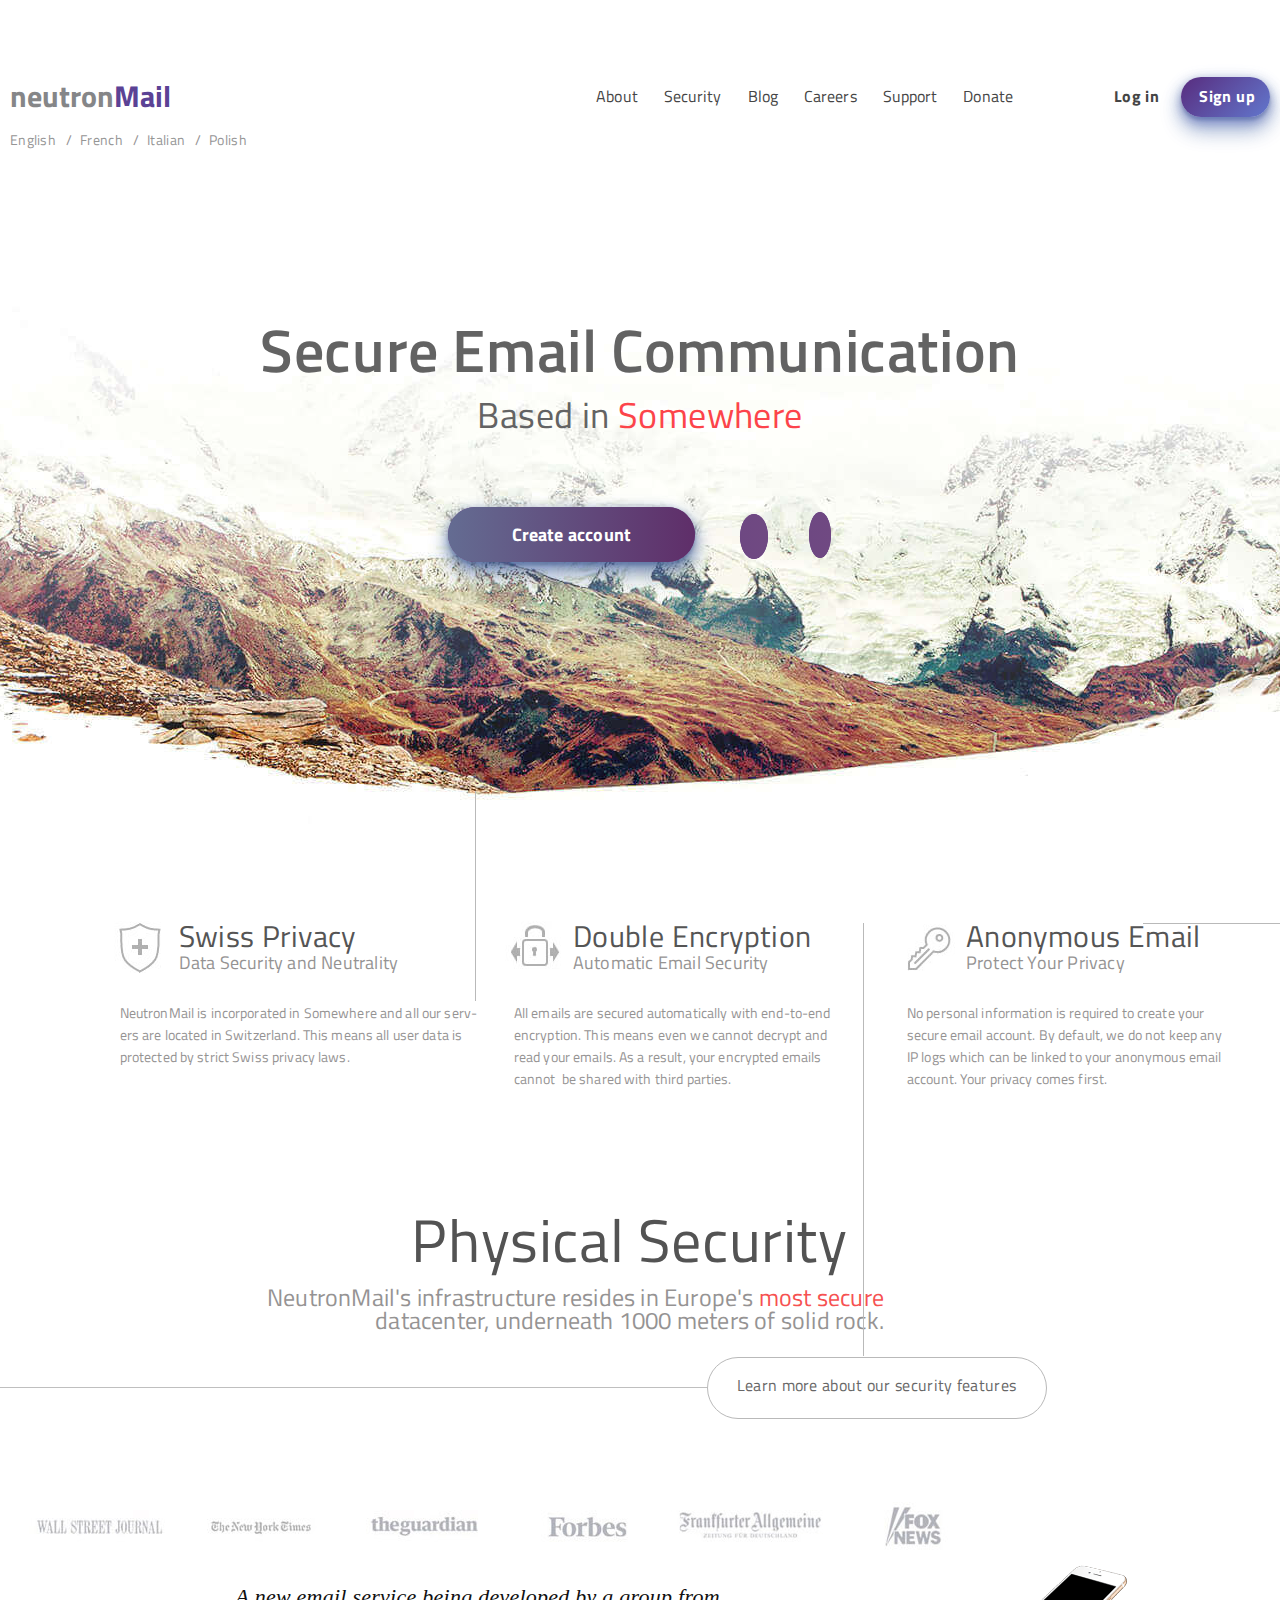
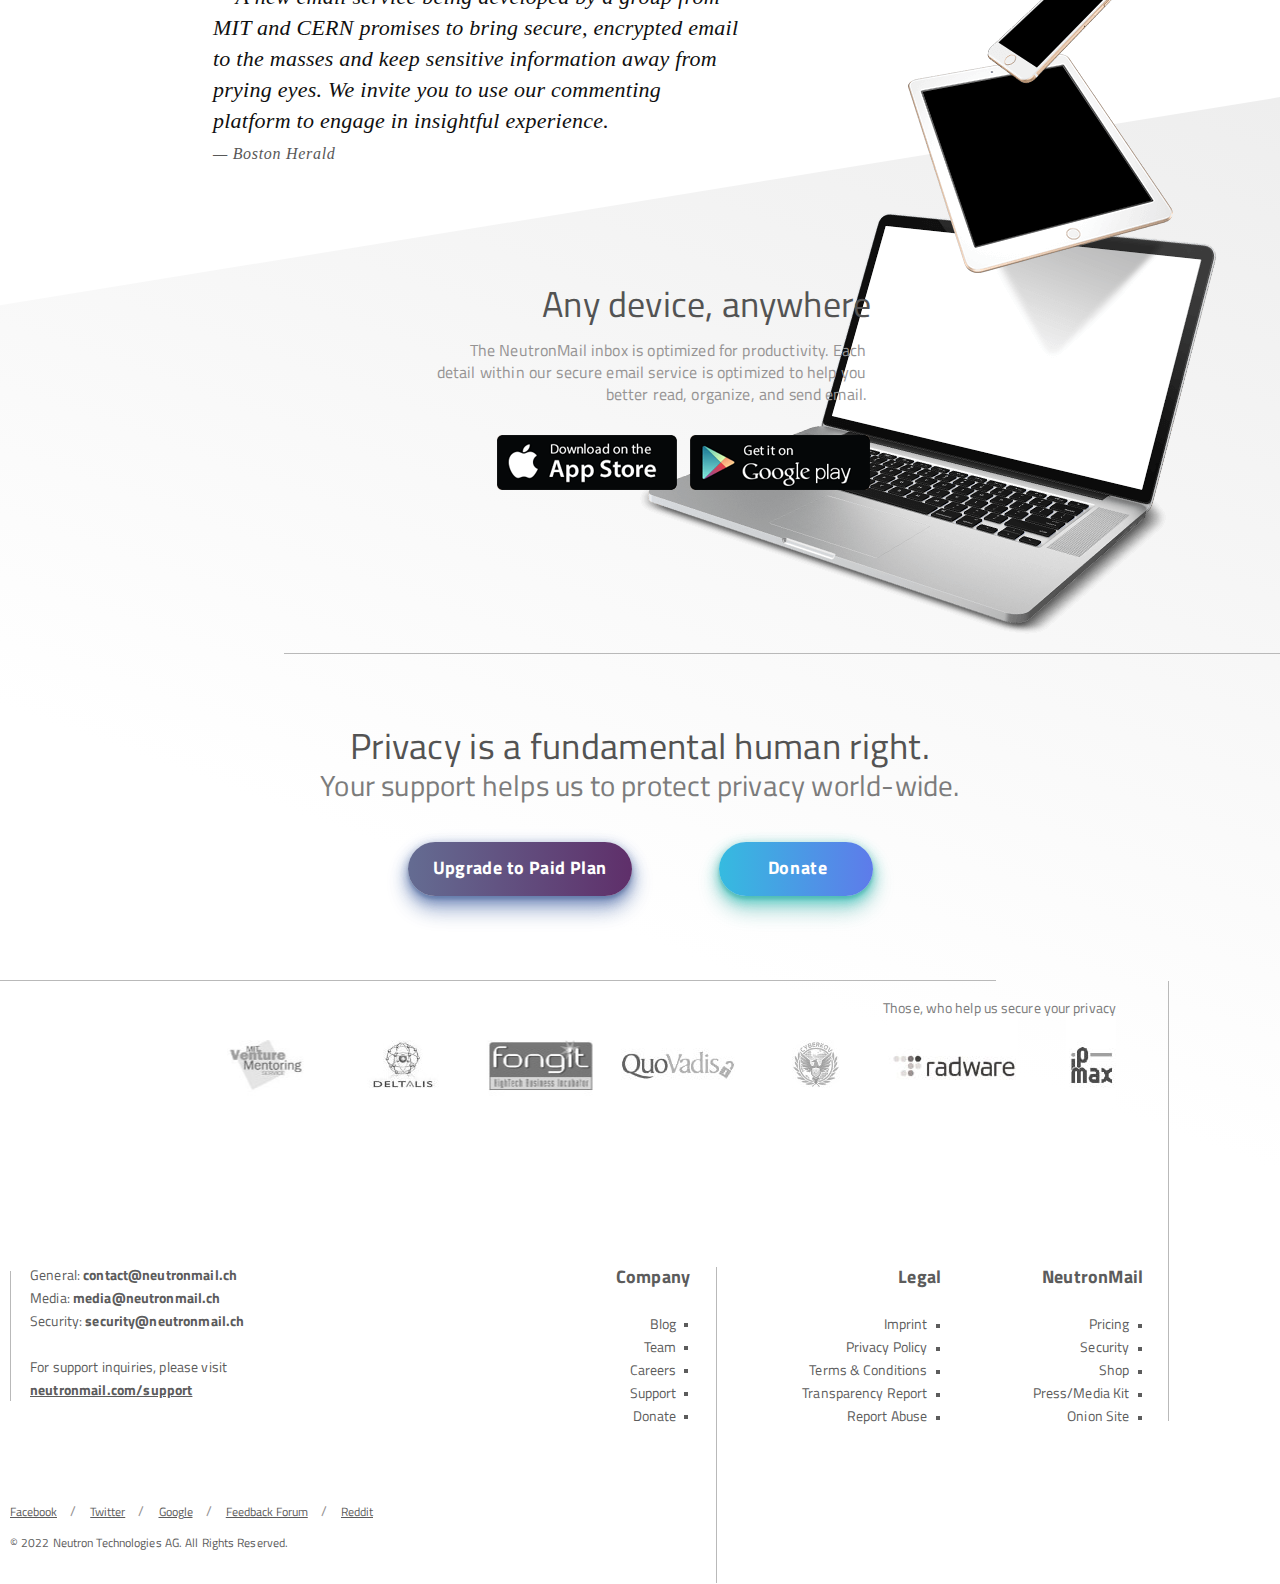
<file: landing_page/index.html>
<!DOCTYPE html>
<html lang="en">
  <head>
    <meta charset="UTF-8">
    <meta name="viewport" content="width=device-width,initial-scale=1">
    <meta name="format-detection" content="telephone=no">
    <link href="assets/css/style.css" rel="stylesheet">
    <link href="https://fonts.googleapis.com/css?family=Titillium+Web:400,600,700" rel="stylesheet">
    <link rel="stylesheet" href="https://use.fontawesome.com/releases/v5.8.1/css/all.css" integrity="sha384-50oBUHEmvpQ+1lW4y57PTFmhCaXp0ML5d60M1M7uH2+nqUivzIebhndOJK28anvf" crossorigin="anonymous">
    <link href="assets/css/normalize.css" rel="stylesheet">

    <title> neutronMail</title>
  </head>
  <body class="page">
    <header class="page-header container">
      <a href="#" class="page-header__logo">neutron<span>Mail</span></a>
      <nav class="main-nav main-nav--closed">
        <button class="main-nav__toggle" type="button"><span class="visually-hidden ">Open menu</span></button>
        <div class="main-nav__wrapper">
          <ul class="main-nav__list site-list">
            <li class="site-list__item">
              <a href="#" class="site-list__link">About</a>
            </li>
            <li class="site-list__item">
              <a href="#" class="site-list__link">Security </a>
            </li>
            <li class="site-list__item">
              <a href="#" class="site-list__link">Blog</a>
            </li>
            <li class="site-list__item">
              <a href="#" class="site-list__link">Careers</a>
            </li>
            <li class="site-list__item">
              <a href="#" class="site-list__link">Support</a>
            </li>
            <li class="site-list__item">
              <a href="#" class="site-list__link">Donate</a>
            </li>
          </ul>
          <ul class="main-nav__list user-list">
            <li class="user-list__item">
              <a href="#" class="user-list__link">
                <i class="fas fa-sign-in-alt"></i>&nbsp;
                Log in</a>
            </li>
            <li class="user-list__item">
              <a href="#" class="user-list__link button">
                <i class="fas fa-user-plus"></i>
                Sign up</a>
            </li>
          </ul>
        </div>
        <ul class="main-nav__list lang-list">
          <li class="lang-list__item">
            <a href="#" class="lang-list__link"> English</a>
          </li>
          <li class="lang-list__item">
            <a href="#" class="lang-list__link">French</a>
          </li>
          <li class="lang-list__item">
            <a href="#" class="lang-list__link">Italian</a>
          </li>
          <li class="lang-list__item">
            <a href="#" class="lang-list__link">Polish</a>
          </li>
        </ul>
      </nav>
    </header>
    <main class="page-main">
      <ul class="social__list">
        <li class="social__item">
          <a href="https://www.google.com/" class="social__link social__link--google">
            <i class="fab fa-google-plus-square"></i>
            <span class="visually-hidden">Google+</span>
          </a>
        </li>
        <li class="social__item">
          <a href="https://www.facebook.com/" class="social__link social__link--facebook">
            <i class="fab fa-facebook"></i>
            <span class="visually-hidden">Facebook</span>
          </a>
        </li>
        <li class="social__item">
          <a href="https://www.twitter.com/" class="social__link social__link--twitter">
            <i class="fab fa-twitter-square"></i>
            <span class="visually-hidden">Twitter</span>
          </a>
        </li>
      </ul>
      <div class="container">
        <h1 class="page-main__title">Secure Email Communication</h1>
        <p class="page-main__title-addition">Based in <span>Somewhere</span></p>
        <section class="account">
          <h2 class="visually-hidden">Account and social networks</h2>
          <ul class="account__list">
            <li class="account__item">
              <a href="#" class="account__create button">Create account</a>
            </li>
            <li class="account__item">
              <a href="https://www.apple.com/ru/app-store/" class="account__link account__link--app-store button">
                <i class="fab fa-apple"></i>
                <span class="visually-hidden">App Store</span>
              </a>
            </li>
            <li class="account__item">
              <a href="https://play.google.com/store/apps?hl=ru&gl=US" class="account__link account__link--google button">
                <i class="fab fa-google-play"></i>
                <span class="visually-hidden">Google Play</span>
              </a>
            </li>
          </ul>
        </section>
        <section class="advantages">
          <div class="advantages__wrapper slider">
            <h2 class="visually-hidden">Сompany advantages</h2>
            <ul class="advantages__list">
              <li class="advantages__item advantages__item--privacy slider__item">
                <h3 class="advantages__title">Swiss Privacy</h3>
                <p class="advantages__title-addition">Data Security and Neutrality</p>
                <p class="advantages__info">NeutronMail is incorporated in Somewhere and all our serv&shy;ers are located in Switzerland. This means all user data is protected by strict Swiss privacy laws.</p>
              </li>
              <li class="advantages__item advantages__item--encryption slider__item">
                <h3 class="advantages__title">Double Encryption</h3>
                <p class="advantages__title-addition">Automatic Email Security</p>
                <p class="advantages__info">All emails are secured automatically with end-to-end encryption. This means even we cannot decrypt and read your emails. As a result, your encrypted emails cannot&nbsp; be shared with third parties.</p>
              </li>
              <li class="advantages__item advantages__item--email slider__item">
                <h3 class="advantages__title">Anonymous Email</h3>
                <p class="advantages__title-addition">Protect Your Privacy</p>
                <p class="advantages__info">No personal information is required to create your secure email account. By default, we do not keep any IP logs which can be linked to your anonymous email account. Your privacy comes first.</p>
              </li>
            </ul>
          </div>
        </section>
        <section class="physical-security">
          <h3 class="physical-security__title">Physical Security</h3>
          <p class="physical-security__description">NeutronMail's infrastructure resides in Europe's <span>most secure</span> datacenter, underneath 1000 meters of solid rock.</p>
          <a href="#" class="physical-security__link button">Learn more about our security features</a>
        </section>
        <section class="magazines">
          <h3 class="visually-hidden">Press about us</h3>
          <ul class="magazines__list">
            <li class="magazines__item">
              <a href="#" class="magazines__link magazines__link--wallstreet">
                <span class="visually-hidden">Wall Street Journal</span>
              </a>
            </li>
            <li class="magazines__item">
              <a href="#" class="magazines__link magazines__link--nytimes">
                <span class="visually-hidden">The New York Times</span>
              </a>
            </li>
            <li class="magazines__item">
              <a href="#" class="magazines__link magazines__link--guardian">
                <span class="visually-hidden">The Guardian</span>
              </a>
            </li>
            <li class="magazines__item">
              <a href="#" class="magazines__link magazines__link--forbes">
                <span class="visually-hidden">Forbes</span>
              </a>
            </li>
            <li class="magazines__item">
              <a href="#" class="magazines__link magazines__link--allgemeine">
                <span class="visually-hidden">Frankfurter Allgemeine</span>
              </a>
            </li>
            <li class="magazines__item">
              <a href="#" class="magazines__link magazines__link--fox-news">
                <span class="visually-hidden">Fox News</span>
              </a>
            </li>
          </ul>
        </section>
        <div class="news">
          <h3 class="visually-hidden">News about security</h3>
          <p class="news__text">
            <span>
              &nbsp;&nbsp;&nbsp; A new email service being developed by a group from MIT and CERN promises to bring secure, encrypted email to the masses and keep sensitive information away from prying eyes. We invite you to use our commenting platform to engage in insightful experience.  
              <br>
              <cite class="news__author">— Boston Herald</cite>
            </span>
            <span>
              &nbsp;&nbsp;&nbsp; Oxygen gets you high. In a catastrophic emergency, we're taking giant, panicked breaths. Suddenly you become euphoric, docile. You accept your fate. It's all right here. Emergency water landing, six hundred miles an hour. Blank faces, calm as Hindu cows.
              <br>
              <cite class="news__author">— Tyler Durden</cite>
            </span>
            <span>
              &nbsp;&nbsp;&nbsp; You clearly don't know who you're talking to, so let me clue you in.<br>&nbsp;&nbsp;&nbsp; I am not in danger, Skyler. I am the danger. A guy opens his door and gets shot, and you think that of me? No! I am the one who knocks!
              <br>
              <cite class="news__author">— Walter White</cite>
            </span>
          </p>  
          <script src="index.js"></script>
        </div>

        <section class="any-devices">
          <h3 class="any-devices__title">Any device, anywhere</h3>
          <p class="any-devices__discription">The NeutronMail inbox is optimized for productivity. Each detail within our secure email service is optimized to help you better read, organize, and send email.</p>
          <ul class="shops-list">
            <li class="shops-list__item">
              <a href="https://www.apple.com/ru/app-store/" class="shops-list__link shops-list__link--app-store">
                <span class="visually-hidden">App Store</span>
              </a>
            </li>
            <li class="shops-list__item">
              <a href="https://play.google.com/store/apps?hl=ru&gl=US" class="shops-list__link shops-list__link--google-play">
                <span class="visually-hidden">Google Play</span>
              </a>
            </li>
          </ul>
        </section>
        <section class="partners">
          <h3 class="partners__title">Privacy is a fundamental human right.</h3>
          <p class="partners__description">Your support helps us to protect privacy world-wide.</p>
          <ul class="donate-list">
            <li class="donate-list__item">
              <a href="#" class="button donate-list__link">
                <i class="fas fa-cloud-upload-alt"></i>
                Upgrade to Paid Plan</a>
            </li>
            <li class="donate-list__item">
              <a href="#" class="button donate-list__link">
                <i class="fas fa-dollar-sign"></i>
                Donate</a>
            </li>
          </ul>
          <div class="contributors__wrapper">
            <p class="contributors__text">Those, who help us secure your privacy</p>
            <ul class="contributors__list">
              <li class="contributors__item">
                <a href="#" class="contributors__link contributors__link--venture-mentoring">
                  <span class="visually-hidden">Venture Mentoring</span>
                </a>
              </li>
              <li class="contributors__item">
                <a href="#" class="contributors__link contributors__link--deltalis">
                  <span class="visually-hidden">Deltalis</span>
                </a>
              </li>
              <li class="contributors__item">
                <a href="#" class="contributors__link contributors__link--fongit">
                  <span class="visually-hidden">Fongit</span>
                </a>
              </li>
              <li class="contributors__item">
                <a href="#" class="contributors__link contributors__link--quovadis">
                  <span class="visually-hidden">QuoVadis</span>
                </a></li>
              <li class="contributors__item">
                <a href="#" class="contributors__link contributors__link--cyberkov">
                  <span class="visually-hidden">Cyberkov</span>
                </a>
              </li>
              <li class="contributors__item">
                <a href="#" class="contributors__link contributors__link--radware">
                  <span class="visually-hidden">Radware</span>
                </a>
              </li>
              <li class="contributors__item">
                <a href="#" class="contributors__link contributors__link--ipmax">
                  <span class="visually-hidden">Ipmax</span>
                </a>
              </li>
            </ul>
          </div>
        </section>
      </div>
    </main>
    <footer class="page-footer container">
      <div class="page-footer__wrapper">
        <div class="contacts">
          <ul class="contacts__list">
            <li class="contacts__item">General: <a href="mailto:contact@neutronmail.ch" class="contacts__link">contact@neutronmail.ch</a></li>
            <li class="contacts__item">Media: <a href="mailto:media@neutronmail.ch" class="contacts__link">media@neutronmail.ch</a></li>
            <li class="contacts__item">Security: <a href="mailto:security@neutronmail.ch" class="contacts__link">security@neutronmail.ch</a></li>
          </ul>
          <p class="contacts-support">For support inquiries, please visit <a href="#" class="contacts-support__link">neutronmail.com/support</a></p>
        </div>
        <div class="company">
          <h3 class="company__title">Company</h3>
          <ul class="company__list">
            <li class="company__item">
              <a href="#" class="company__link">Blog</a>
            </li>
            <li class="company__item">
              <a href="#" class="company__link">Team</a>
            </li>
            <li class="company__item">
              <a href="#" class="company__link">Careers</a>
            </li>
            <li class="company__item">
              <a href="#" class="company__link">Support</a>
            </li>
            <li class="company__item">
              <a href="#" class="company__link">Donate</a>
            </li>
          </ul>
        </div>
        <div class="legal">
          <h3 class="legal__title">Legal</h3>
          <ul class="legal__list">
            <li class="legal__item">
              <a href="#" class="legal__link">Imprint</a>
            </li>
            <li class="legal__item">
              <a href="#" class="legal__link">Privacy Policy</a>
            </li>
            <li class="legal__item">
              <a href="#" class="legal__link">Terms & Conditions</a>
            </li>
            <li class="legal__item">
              <a href="#" class="legal__link">Transparency Report</a>
            </li>
            <li class="legal__item">
              <a href="#" class="legal__link">Report Abuse</a>
            </li>
          </ul>
        </div>
        <div class="neutronmail">
          <h3 class="neutronmail__title">NeutronMail</h3>
          <ul class="neutronmail__list">
            <li class="neutronmail__item">
              <a href="#" class="neutronmail__link">Pricing</a>
            </li>
            <li class="neutronmail__item">
              <a href="#" class="neutronmail__link">Security</a>
            </li>
            <li class="neutronmail__item">
              <a href="#" class="neutronmail__link">Shop</a>
            </li>
            <li class="neutronmail__item">
              <a href="#" class="neutronmail__link">Press/Media Kit</a>
            </li>
            <li class="neutronmail__item">
              <a href="#" class="neutronmail__link">Onion Site</a>
            </li>
          </ul>
        </div>
      </div>

      <ul class="breadcrumbs__list">
        <li class="breadcrumbs__item">
          <a href="https://www.facebook.com/" class="breadcrumbs__link">Facebook</a>
        </li>
        <li class="breadcrumbs__item">
          <a href="https://www.twitter.com/" class="breadcrumbs__link">Twitter</a>
        </li>
        <li class="breadcrumbs__item">
          <a href="https://www.google.com/" class="breadcrumbs__link">Google</a>
        </li>
        <li class="breadcrumbs__item">
          <a href="#" class="breadcrumbs__link">Feedback Forum</a>
        </li>
        <li class="breadcrumbs__item">
          <a href="https://www.reddit.com/" class="breadcrumbs__link">Reddit</a>
        </li>
      </ul>
      <p class="copyright">&copy; 2022 Neutron Technologies AG. All Rights Reserved.</p>
    </footer>
  </body>
</html>
</file>
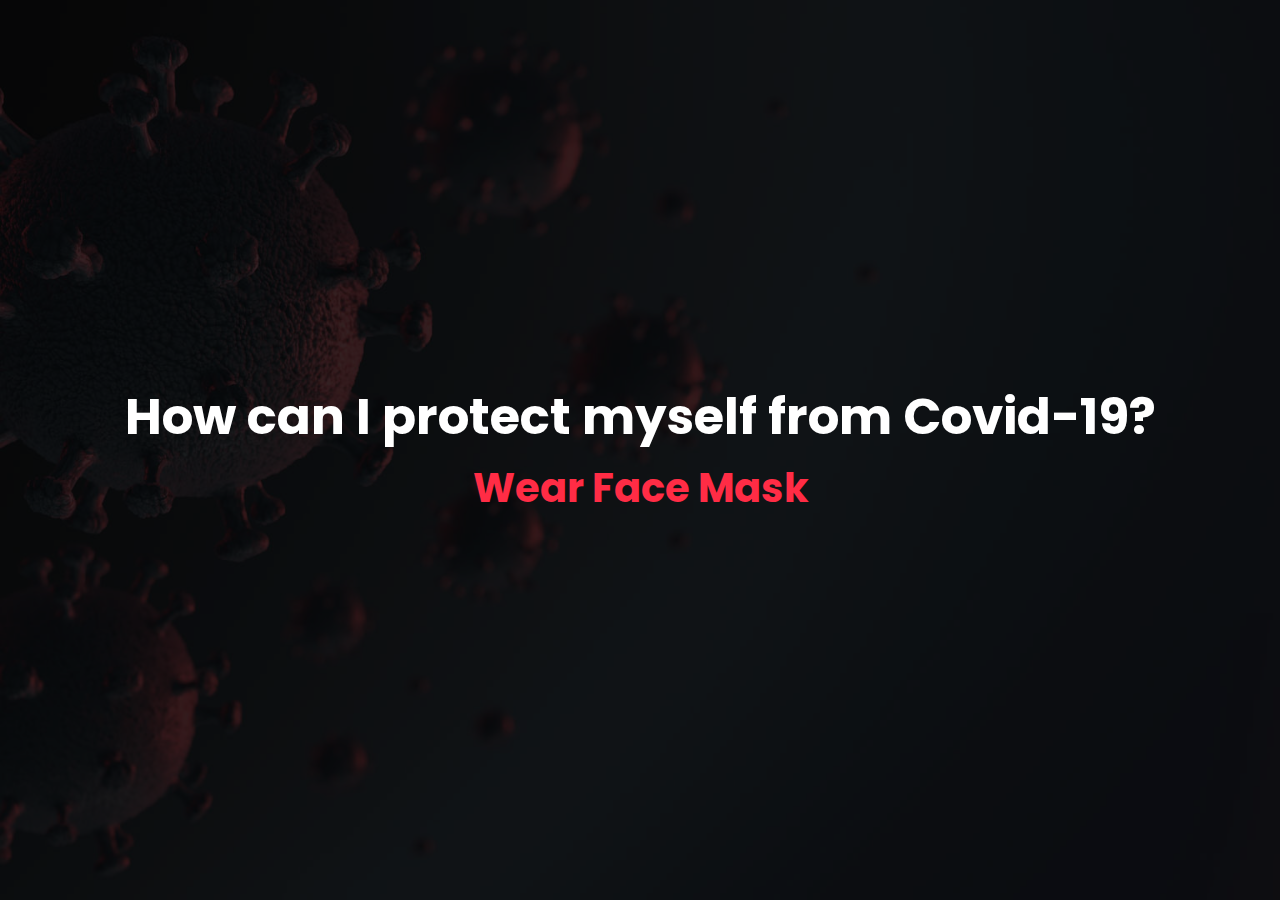
<file: landing_page/example/index.html>
<!DOCTYPE html>
<html>
<head>
	<title>Text Animation</title>
     <meta name="viewport" content="width=device-width, initial-scale=1">
	<link rel="stylesheet" href="style.css">
</head>
<body>

 
 <section class="home">
     <div class="container">
        <div class="row">
            <div class="home-text">
                 <h1>How can I protect myself from Covid-19?</h1>
                 <p class="animate-text">
                    <span>Wear Face Mask</span>
                    <span>Cover Face When Coughing</span>
                    <span>Wash Your Hand Frequently</span>
                    <span>Stay At Home</span>
                    <span>Avoid Close Contact</span>
                 </p>
            </div>
        </div>
     </div>
 </section>



<script>
         const txts=document.querySelector(".animate-text").children,
               txtsLen=txts.length;
           let index=0;
          const textInTimer=3000,
                textOutTimer=2800;

         function animateText() {
            for(let i=0; i<txtsLen; i++){
              txts[i].classList.remove("text-in","text-out");  
            }
            txts[index].classList.add("text-in");

            setTimeout(function(){
                txts[index].classList.add("text-out");              
            },textOutTimer)

            setTimeout(function(){

              if(index == txtsLen-1){
                  index=0;
                }
               else{
                   index++;
                 }
                animateText();
            },textInTimer); 
         }
         
         window.onload=animateText;
   
</script>

</body>
</html>
</file>
<file: landing_page/assets/css/style.css>
@font-face {
  font-family: "Malaga";
  src:
    url("../fonts/MalagaOT-RegItalic.ttf") format("truetype"),
    url('../fonts/MalagaOT-RegItalic.woff') format('woff'),
    url('../fonts/MalagaOT-RegItalic.eot') format('embedded-opentype');
  font-style: italic;
}
html {
  box-sizing: border-box;
}
*,
*::before,
*::after {
  box-sizing: inherit;
}
img {
  max-width: 100%;
  height: auto;
}
.visually-hidden {
  position: absolute;
  width: 1px;
  height: 1px;
  margin: -1px;
  padding: 0;
  overflow: hidden;
  white-space: nowrap;
  border: 0;
  clip: rect(0 0 0 0);
  clip-path: inset(100%);
  -webkit-clip-path: inset(100%);
}
.page {
  min-width: 320px;
  margin: 0;
  padding: 0;
  font-family: 'Titillium Web', Arial, sans-serif;
  font-size: 14px;
  line-height: 22px;
  font-weight: 400;
  color: #959393;
  background: url('../img/bg.jpg') no-repeat 50% 0;
  background-size: 1800px 988px;
}
@media (min-width: 768px) {
  .page {
    position: relative;
  }
  .page::before {
    content: "";
    width: 100%;
    height: 47.3%;
    background: linear-gradient(200deg, #eeeeee 0%, #ffffff 55%);
    -webkit-clip-path: polygon(0 14%, 100% 0, 100% 100%, 0% 100%);
            clip-path: polygon(0 14%, 100% 0, 100% 100%, 0% 100%);
    position: absolute;
    left: 0;
    bottom: 0;
    z-index: -1;
  }
}
@media (min-width: 1200px) {
  .page::before {
    height: 46.7%;
  }
}
@media (min-width: 1800px) {
  .page {
    background-size: 100% 988px;
  }
}
.container {
  max-width: 420px;
  margin: 0 auto;
  display: flex;
  flex-direction: column;
}
@media (min-width: 768px) {
  .container {
    max-width: 768px;
    background: url(../img/any-devices.png) no-repeat 100% 1457px;
    background-size: 410px;
  }
}
@media (min-width: 1200px) and (max-width: 1399px) {
  .container {
    max-width: 1400px;
    padding: 0 10px;
    background: url(../img/any-devices.png) no-repeat 91% 1251px;
  }
}
@media (min-width: 1400px) {
  .container {
    max-width: 1800px;
    width: 1410px;
    padding: 0 5px;
    background: url(../img/any-devices.png) no-repeat 91% 1251px;
  }
}
.account {
  margin: 0 auto;
  width: 320px;
  margin-bottom: 300px;
}
.account__create {
  position: relative;
  z-index: 1;
  padding: 9px 30px;
  border-radius: 28px;
  background: linear-gradient(90deg, #646c92 0%, #5f2e69 100%);
  box-shadow: 0px 7px 9px 0px rgba(100, 115, 151, 0.15), 0px 13px 21px 0px rgba(20, 80, 204, 0.27), 0px 13px 21px 0px rgba(0, 0, 0, 0.15), 0px 4px 16px 0px rgba(102, 145, 233, 0.33), 0px 4px 16px 0px rgba(0, 0, 0, 0.09), 0px 3px 9px 0px rgba(53, 103, 205, 0.09), 0px 3px 9px 0px rgba(0, 0, 0, 0.09), 0px 3px 3px 0px rgba(102, 145, 233, 0.09), 0px 3px 3px 0px rgba(0, 0, 0, 0.17);
}
.account__create:hover,
.account__create:active {
  background: linear-gradient(90deg, #5f2e69 0%, #646c92 100%);
}
.account__link {
  border-radius: 50%;
  background: linear-gradient(90deg, #6e4882 0%, #704982 100%);
  box-shadow: 0px 7px 9px 0px rgba(100, 115, 151, 0.15), 0px 13px 21px 0px rgba(20, 80, 204, 0.27), 0px 13px 21px 0px rgba(0, 0, 0, 0.15), 0px 4px 16px 0px rgba(102, 145, 233, 0.33), 0px 4px 16px 0px rgba(0, 0, 0, 0.09), 0px 3px 9px 0px rgba(53, 103, 205, 0.09), 0px 3px 9px 0px rgba(0, 0, 0, 0.09), 0px 3px 3px 0px rgba(102, 145, 233, 0.09), 0px 3px 3px 0px rgba(0, 0, 0, 0.17);
}
.account__link:hover,
.account__link:active {
  background: linear-gradient(90deg, #5f2e69 0%, #646c92 100%);
}
.account__link--app-store {
  position: relative;
  padding: 8px 13px;
  margin-right: -4px;
  z-index: 1;
}
.account__link--google {
  position: relative;
  padding: 10px 9px 7px 11px;
  margin-right: 2px;
  z-index: 1;
}
.account__list {
  margin: 0;
  padding: 0;
  list-style: none;
  display: flex;
  justify-content: space-between;
}
.fa-google-play,
.fa-apple {
  font-size: 22px;
}
@media (min-width: 768px) {
  .account {
    margin: 0 auto;
    width: 330px;
    margin-bottom: 360px;
  }
  .account__link--app-store {
    padding: 9px 14px;
  }
  .account__link--google {
    padding: 11px 10px 8px 12px;
  }
}
@media (min-width: 1200px) {
  .account {
    margin: 0 auto;
    width: 385px;
    margin-bottom: 369px;
    position: relative;
  }
  .account__create {
    padding: 14px 64px;
    border-radius: 28px;
  }
  .account__link {
    box-shadow: none;
  }
}
.advantages {
  margin-bottom: 60px;
  position: relative;
}
.advantages__list {
  margin: 0;
  padding: 0;
  list-style: none;
}
.advantages__title {
  margin: 0;
  font-size: 30px;
  line-height: 37px;
  font-weight: 400;
  letter-spacing: 0.4px;
  color: #555555;
}
.advantages__title-addition {
  margin: 0;
  font-size: 18px;
  line-height: 22px;
  letter-spacing: 0.2px;
  margin-top: -3px;
  margin-bottom: 20px;
}
.advantages__info {
  letter-spacing: 0.13px;
}
.advantages__list {
  display: flex;
  flex-direction: column;
}
.advantages__item {
  position: relative;
  width: 100%;
  margin-bottom: 28px;
}
.advantages__item:first-child,
.advantages__item:nth-child(2) {
  margin-right: 5%;
}
.advantages__item--privacy .advantages__title,
.advantages__item--privacy .advantages__title-addition {
  padding-left: 59px;
}
.advantages__item--encryption .advantages__title,
.advantages__item--encryption .advantages__title-addition {
  padding-left: 62px;
}
.advantages__item--email .advantages__title,
.advantages__item--email .advantages__title-addition {
  padding-left: 64px;
}
.advantages__item--encryption .advantages__info {
  padding-left: 3px;
}
.advantages__item--email .advantages__info {
  padding-left: 5px;
}
.advantages__title::before {
  content: "";
  position: absolute;
  background-repeat: no-repeat;
  background-position: 0 0;
}
.advantages__item--privacy .advantages__title::before {
  background-image: url('../img/advantages_privacy.jpg');
  width: 55px;
  height: 60px;
  top: -5px;
  left: -14px;
}
.advantages__item--encryption .advantages__title::before {
  background-image: url('../img/advantages_encryption.jpg');
  top: -13px;
  left: -14px;
  width: 75px;
  height: 65px;
}
.advantages__item--email .advantages__title::before {
  background-image: url('../img/advantages_email.jpg');
  top: -2px;
  left: -3px;
  width: 60px;
  height: 55px;
}
.advantages__item--privacy::after {
  height: 210px;
  top: -127px;
  right: -23px;
}
.advantages__item--encryption::after {
  height: 433px;
  top: 5px;
  right: -20px;
}
.advantages::after {
  content: "";
  height: 1px;
  background-color: #b9b9b9;
  position: absolute;
  width: 270px;
  bottom: -20px;
  left: 80px;
}
@media (min-width: 768px) {
  .advantages__item {
    width: 50%;
  }
  .advantages__list {
    flex-direction: row;
  }
  .advantages__item--privacy .advantages__title::before {
    top: -60px;
    left: 46px;
  }
  .advantages__item--email .advantages__title::before {
    top: -56px;
    left: 74px;
  }
  .advantages__item--encryption .advantages__title::before {
    top: -68px;
    left: 65px;
  }
  .advantages__item--privacy .advantages__title,
  .advantages__item--privacy .advantages__title-addition,
  .advantages__item--encryption .advantages__title,
  .advantages__item--encryption .advantages__title-addition,
  .advantages__item--email .advantages__title,
  .advantages__item--email .advantages__title-addition {
    padding-left: 0;
  }
  .advantages__title {
    font-size: 28px;
    line-height: 44px;
  }
  .advantages::after {
    width: 460px;
    left: 150px;
  }
}
@media (min-width: 1200px) {
  .advantages {
    padding-left: 8.7%;
    margin-bottom: 100px;
    position: static;
  }
  .advantages__item:first-child .advantages__info {
    width: 360px;
  }
  .advantages__item:nth-child(2) .advantages__info {
    width: 345px;
  }
  .advantages__item {
    width: 29%;
    margin-bottom: 0;
  }
  .advantages__title {
    font-size: 30px;
    line-height: 37px;
  }
  .advantages__title-addition {
    margin-bottom: 28px;
  }
  .advantages__item--privacy .advantages__title::before {
    top: -5px;
    left: -14px;
  }
  .advantages__item--email .advantages__title::before {
    top: -2px;
    left: -3px;
  }
  .advantages__item--encryption .advantages__title::before {
    top: -13px;
    left: -14px;
  }
  .advantages__item--privacy .advantages__title,
  .advantages__item--privacy .advantages__title-addition {
    padding-left: 59px;
  }
  .advantages__item--encryption .advantages__title,
  .advantages__item--encryption .advantages__title-addition {
    padding-left: 62px;
  }
  .advantages__item--email .advantages__title,
  .advantages__item--email .advantages__title-addition {
    padding-left: 64px;
  }
  .advantages__item--privacy::after,
  .advantages__item--encryption::after {
    content: "";
    width: 1px;
    background-color: #b9b9b9;
    position: absolute;
  }
  .advantages::before {
    content: "";
    background-color: #b9b9b9;
    position: absolute;
    width: 10.7%;
    height: 1px;
    right: 0;
    top: 609px;
  }
  .advantages::after {
    display: none;
  }
}
.any-devices {
  width: 440px;
  text-align: left;
  margin-bottom: 150px;
  position: relative;
}
.any-devices__title {
  margin: 0;
  font-size: 36px;
  line-height: 40px;
  font-weight: 400;
  color: #535353;
  letter-spacing: 0.2px;
  margin-bottom: 15px;
  text-align: center;
}
.any-devices__discription {
  margin: 0;
  font-size: 16px;
  line-height: 22px;
  letter-spacing: 0.15px;
  margin-bottom: 30px;
}
.any-devices::after {
  content: "";
  height: 1px;
  background-color: #b9b9b9;
  position: absolute;
  width: 270px;
  bottom: -80px;
  left: 80px;
}
@media (min-width: 768px) {
  .any-devices__title {
    text-align: left;
  }
  .any-devices::after {
    width: 460px;
    left: 150px;
  }
}
@media (min-width: 1200px) {
  .any-devices {
    text-align: right;
    margin-left: 33.43%;
    margin-bottom: 231px;
    position: static;
  }
  .any-devices__title {
    text-align: right;
  }
  .any-devices__discription {
    position: relative;
    margin-right: 5px;
  }
  .any-devices::before {
    content: "";
    position: absolute;
    width: 77.8%;
    height: 1px;
    right: 0;
    bottom: 454px;
    background-color: #b9b9b9;
    z-index: -1;
  }
  .any-devices::after {
    display: none;
  }
}
.breadcrumbs__list {
  margin: 0;
  padding: 0;
  list-style: none;
  width: 363px;
  display: flex;
  justify-content: space-between;
  margin-bottom: -3px;
}
.breadcrumbs__link {
  font-size: 12px;
  color: #5c5c5c;
}
.breadcrumbs__link:hover,
.breadcrumbs__link:active {
  color: #000000;
  text-decoration: none;
  border-bottom: 2px solid #000000;
}
.breadcrumbs__item {
  position: relative;
}
.breadcrumbs__item::after {
  content: "/";
  position: absolute;
  top: 0;
  right: -19px;
}
.breadcrumbs__item:last-child::after {
  display: none;
}
.button {
  text-decoration: none;
  background-color: #582c7e;
  color: #ffffff;
  font-size: 18px;
  font-weight: 700;
  letter-spacing: 0.2px;
}
.company {
  text-align: left;
  margin-right: 165px;
  text-transform: uppercase;
  margin-bottom: 40px;
}
.company__title {
  margin: 0;
  font-size: 18px;
  line-height: 23px;
  color: #5c5c5c;
  letter-spacing: 0.2px;
  margin-bottom: 15px;
}
.company__item {
  position: relative;
  margin-bottom: 1px;
  padding-right: 14px;
}
.company__list {
  margin: 0;
  padding: 0;
  list-style: none;
}
.company__link {
  text-decoration: none;
  color: #5c5c5c;
}
.company__link:hover,
.company__link:active {
  color: #000000;
  border-bottom: 2px solid #000000;
}
@media (min-width: 768px) {
  .company {
    text-align: right;
    margin-right: 65px;
    text-transform: capitalize;
    margin-bottom: 0;
  }
  .company__title {
    margin-bottom: 25px;
  }
  .company__item::after {
    content: "";
    width: 4px;
    height: 4px;
    background-color: #5c5c5c;
    position: absolute;
    top: 10px;
    right: 2px;
  }
}
@media (min-width: 1200px) {
  .company {
    margin-right: 111px;
    margin-top: 1px;
    position: relative;
  }
  .company::after {
    content: "";
    position: absolute;
    width: 1px;
    height: 194%;
    top: 1%;
    right: -36%;
    background-color: #b9b9b9;
  }
}
.contacts {
  position: relative;
  margin-bottom: 50px;
  width: 350px;
}
.contacts__list {
  margin: 0;
  padding: 0;
  list-style: none;
  margin-bottom: 23px;
}
.contacts__item {
  color: #5c5c5c;
  letter-spacing: 0.13px;
  margin-bottom: 1px;
}
.contacts__link {
  text-decoration: none;
  font-weight: 700;
  color: #5c5c5c;
}
.contacts-support {
  margin: 0;
  color: #5c5c5c;
  letter-spacing: 0.15px;
  width: 220px;
  line-height: 23px;
}
.contacts-support__link {
  text-decoration: none;
  text-decoration: underline;
  color: #5c5c5c;
  font-weight: 700;
}
.contacts-support__link:hover,
.contacts-support__link:active {
  text-decoration: none;
  border-bottom: 1px solid #5c5c5c;
}
@media (min-width: 768px) {
  .contacts {
    width: 300px;
  }
}
@media (min-width: 1200px) {
  .contacts {
    margin-bottom: 0;
    margin-right: 29.5%;
    width: auto;
  }
  .contacts::before {
    content: "";
    position: absolute;
    width: 1px;
    height: 79.3%;
    top: 4.5%;
    left: -9%;
    background-color: #b9b9b9;
  }
}
.contributors__text {
  margin: 0;
  color: #7a7a7a;
  letter-spacing: 0.1px;
  margin-left: auto;
  display: none;
}
.contributors__list {
  margin: 0;
  padding: 0;
  list-style: none;
}
@media (min-width: 768px) {
  .contributors__text {
    display: none;
  }
}
@media (min-width: 1200px) {
  .contributors__wrapper {
    display: flex;
    flex-direction: column;
    width: 952px;
  }
  .contributors__list {
    display: flex;
    margin-left: auto;
    margin-top: -3px;
  }
  .contributors__text {
    display: block;
  }
  .contributors__link {
    display: block;
    height: 92px;
    background-position: 50% 0;
    background-repeat: no-repeat;
  }
  .contributors__link--venture-mentoring {
    width: 80px;
    margin-right: 45px;
    background-image: url("../img/venture_mentoring.jpg");
  }
  .contributors__link--deltalis {
    width: 100px;
    margin-right: 33px;
    background-image: url("../img/deltalis_1.jpg");
  }
  .contributors__link--fongit {
    width: 110px;
    margin-right: 26px;
    background-image: url("../img/fongit.jpg");
  }
  .contributors__link--quovadis {
    width: 114px;
    margin-right: 56px;
    background-image: url("../img/quovadis.jpg");
  }
  .contributors__link--cyberkov {
    width: 50px;
    margin-right: 47px;
    background-image: url("../img/cyberkov.jpg");
  }
  .contributors__link--radware {
    width: 130px;
    margin-right: 48px;
    background-image: url("../img/radware.jpg");
  }
  .contributors__link--ipmax {
    width: 50px;
    background-image: url("../img/ipmax.jpg");
  }
  .contributors__wrapper::before {
    content: "";
    position: absolute;
    width: 77.8%;
    height: 1px;
    bottom: 127px;
    left: 0;
    background-color: #b9b9b9;
  }
}
.copyright {
  font-size: 12px;
  color: #5c5c5c;
  letter-spacing: 0.1px;
  margin-bottom: 30px;
}
.donate-list {
  margin: 0;
  padding: 0;
  list-style: none;
  display: flex;
  justify-content: space-between;
  margin-bottom: 117px;
}
.donate-list__item:first-child .donate-list__link {
  font-size: 16px;
  padding: 12px 25px 15px 25px;
  border-radius: 35px;
  letter-spacing: 0.4px;
  background: linear-gradient(90deg, #646c92 0%, #5f2f6a 100%);
  box-shadow: 0px 7px 9px 0px rgba(100, 115, 151, 0.15), 0px 13px 21px 0px rgba(20, 80, 204, 0.27), 0px 13px 21px 0px rgba(0, 0, 0, 0.15), 0px 4px 16px 0px rgba(102, 145, 233, 0.33), 0px 4px 16px 0px rgba(0, 0, 0, 0.09), 0px 3px 9px 0px rgba(53, 103, 205, 0.09), 0px 3px 9px 0px rgba(0, 0, 0, 0.09), 0px 3px 3px 0px rgba(102, 145, 233, 0.09), 0px 3px 3px 0px rgba(0, 0, 0, 0.17);
}
.donate-list__item:first-child .donate-list__link:hover,
.donate-list__item:first-child .donate-list__link:active {
  background: linear-gradient(90deg, #5f2f6a 0%, #646c92 100%);
}
.donate-list__item:last-child .donate-list__link {
  font-size: 16px;
  background-color: #3eaee2;
  padding: 12px 45px 15px 49px;
  border-radius: 35px;
  letter-spacing: 0.6px;
  background: linear-gradient(90deg, #35bbe0 0%, #5e7bea 100%);
  box-shadow: 0px 7px 9px 0px rgba(26, 230, 218, 0.15), 0px 13px 21px 0px rgba(26, 230, 218, 0.27), 0px 13px 21px 0px rgba(0, 0, 0, 0.15), 0px 4px 16px 0px rgba(26, 230, 218, 0.33), 0px 4px 16px 0px rgba(0, 0, 0, 0.09), 0px 3px 9px 0px rgba(26, 230, 218, 0.09), 0px 3px 9px 0px rgba(0, 0, 0, 0.09), 0px 3px 3px 0px rgba(26, 230, 218, 0.09), 0px 3px 3px 0px rgba(0, 0, 0, 0.17);
}
.donate-list__item:last-child .donate-list__link:hover,
.donate-list__item:last-child .donate-list__link:active {
  background: linear-gradient(90deg, #5e7bea 0%, #35bbe0 100%);
}
@media (min-width: 768px) {
  .donate-list {
    margin: 0 auto;
    margin-bottom: 117px;
    width: 465px;
  }
  .donate-list__item:first-child .donate-list__link {
    font-size: 18px;
  }
  .donate-list__item:last-child .donate-list__link {
    font-size: 18px;
  }
}
.lang-list {
  margin: 0;
  padding: 0;
  list-style: none;
  display: flex;
  justify-content: space-between;
}
.lang-list__link {
  text-decoration: none;
  color: #454545;
}
.lang-list__link:hover,
.lang-list__link:active {
  color: #5f2f6a;
  border-bottom: 2px solid #5f2f6a;
}
.lang-list__item--active {
  color: #454545;
  font-weight: 700;
  border-bottom: 1px solid #a3a3a3;
}
.lang-list__item {
  padding: 15px;
}
@media (min-width: 768px) {
  .lang-list {
    width: 237px;
    letter-spacing: 0.3px;
    position: absolute;
    top: -130px;
    right: 0;
    padding: 0;
    background-color: transparent;
  }
  .lang-list__link,
  .lang-list__item--active {
    color: #959595;
  }
  .lang-list__item {
    position: relative;
    padding: 0;
  }
  .lang-list__item::after {
    content: "/";
    position: absolute;
    top: 0;
    right: -16px;
  }
  .lang-list__item:last-child::after {
    display: none;
  }
}
@media (min-width: 1200px) {
  .lang-list {
    padding-top: 22px;
    top: 0;
    left: 0;
  }
}
.legal {
  margin-right: 165px;
  text-align: left;
  text-transform: uppercase;
  margin-bottom: 40px;
}
.legal__title {
  margin: 0;
  font-size: 18px;
  line-height: 23px;
  color: #5c5c5c;
  letter-spacing: 0.2px;
  margin-bottom: 15px;
}
.legal__list {
  margin: 0;
  padding: 0;
  list-style: none;
}
.legal__link {
  text-decoration: none;
  color: #5c5c5c;
  letter-spacing: 0.1px;
}
.legal__link:hover,
.legal__link:active {
  color: #000000;
  border-bottom: 2px solid #000000;
}
.legal__item {
  position: relative;
  margin-bottom: 1px;
  padding-right: 14px;
}
@media (min-width: 768px) {
  .legal {
    min-width: 140px;
    margin-top: 1px;
    text-align: right;
    margin-right: 65px;
    text-transform: capitalize;
    margin-bottom: 0;
  }
  .legal__title {
    margin-bottom: 25px;
  }
  .legal__item::after {
    content: "";
    width: 4px;
    height: 4px;
    background-color: #5c5c5c;
    position: absolute;
    top: 11px;
    right: 1px;
  }
}
@media (min-width: 1200px) {
  .legal {
    margin-right: 82px;
  }
}
.magazines {
  margin: auto;
  position: relative;
}
.magazines__list {
  margin: 0;
  padding: 0;
  list-style: none;
  display: flex;
  flex-wrap: wrap;
  justify-content: center;
  margin-left: 210px;
}
.magazines__link {
  display: block;
  height: 66px;
  background-repeat: no-repeat;
  background-position: 0 0;
  width: 153px;
}
.magazines__link--wallstreet {
  background-image: url("../img/wallstreet.jpg");
  margin-right: 25px;
}
.magazines__link--nytimes {
  background-image: url("../img/nytimes.jpg");
  margin-right: 6px;
}
.magazines__link--guardian {
  background-image: url("../img/guardian.jpg");
  margin-right: 30px;
}
.magazines__link--forbes {
  background-image: url("../img/forbes.jpg");
  margin-right: 43px;
  width: 87px;
}
.magazines__link--allgemeine {
  background-image: url("../img/allgemeine.jpg");
  margin-right: 44px;
}
.magazines__link--fox-news {
  background-image: url("../img/fox-news.jpg");
}
.magazines::after {
  content: "";
  height: 1px;
  background-color: #b9b9b9;
  position: absolute;
  width: 270px;
  bottom: -50px;
  left: 260px;
}
@media (min-width: 768px) {
  .magazines__list {
    margin: 0 auto;
    bottom: 520px;
    left: 174px;
    width: 670px;
    margin-left: 250px;
  }
  .magazines::after {
    display: none;
  }
}
@media (min-width: 1200px) {
  .magazines {
    margin-left: -179px;
    margin-bottom: 123px;
    position: static;
  }
  .magazines__list {
    margin: 0;
    padding: 0;
    list-style: none;
    display: flex;
    justify-content: flex-start;
    position: absolute;
    bottom: 1148px;
    left: 21px;
    width: 1170px;
  }
  .magazines::after {
    display: none;
  }
}
.main-nav {
  width: 380px;
  position: relative;
  min-height: 51px;
  margin: 0 auto;
}
.main-nav__toggle {
  position: absolute;
  top: 0;
  right: 0;
  z-index: 2;
  display: block;
  width: 60px;
  height: 50px;
  background-color: #625583;
  cursor: pointer;
  border: none;
}
.main-nav__toggle:active {
  background-color: #858688;
}
.main-nav--closed .main-nav__toggle::before {
  content: "";
  position: absolute;
  top: 17px;
  left: 9px;
  width: 44px;
  height: 2px;
  background-color: #ffffff;
  box-shadow: 0 8px 0 0 #ffffff, 0 16px 0 0 #ffffff;
}
.main-nav--closed .main-nav__toggle:active::before {
  background-color: rgba(255, 255, 255, 0.3);
  box-shadow: 0 8px 0 0 rgba(255, 255, 255, 0.3), 0 16px 0 0 rgba(255, 255, 255, 0.3);
}
.main-nav--opened .main-nav__toggle {
  top: 0;
  right: auto;
  left: 0;
}
.main-nav--opened .main-nav__toggle::before,
.main-nav--opened .main-nav__toggle::after {
  content: "";
  position: absolute;
  top: 24px;
  left: 10px;
  width: 40px;
  height: 2px;
  background-color: #ffffff;
}
.main-nav--opened .main-nav__toggle::before {
  transform: rotate(45deg);
}
.main-nav--opened .main-nav__toggle::after {
  transform: rotate(-45deg);
}
.main-nav--opened .main-nav__toggle:active::before,
.main-nav--opened .main-nav__toggle:active::after {
  background-color: rgba(255, 255, 255, 0.3);
}
@media (max-width: 767px) {
  .main-nav--closed .site-list__item {
    display: none;
  }
  .main-nav--closed .site-list__item--active {
    display: block;
  }
  .main-nav--closed .site-list__link--active {
    text-align: center;
    padding-right: 70px;
    padding-left: 70px;
  }
  .main-nav--closed .user-list__item {
    display: none;
  }
  .main-nav--closed .lang-list__item {
    display: none;
  }
  .main-nav--opened .main-nav {
    position: relative;
  }
  .main-nav--opened .main-nav__wrapper {
    position: absolute;
    top: 0;
    right: 0;
    left: 60px;
    z-index: 10;
    min-height: 50vh;
    background-color: #eeeeee;
  }
  .main-nav--opened .lang-list {
    position: absolute;
    top: 359px;
    right: 0;
    left: 60px;
    z-index: 10;
    background-color: #eeeeee;
  }
  .main-nav--opened .main-nav__wrapper::before,
  .main-nav--opened .lang-list::before {
    content: "";
    position: absolute;
    top: 0;
    left: 0;
    z-index: 2;
    width: 7px;
    height: 100%;
    box-shadow: inset 4px 0 7px -2px rgba(0, 0, 0, 0.4);
  }
  .main-nav--nojs .main-nav__toggle {
    display: none;
  }
  .main-nav--nojs .main-nav__wrapper,
  .main-nav--nojs .lang-list {
    position: static;
    min-height: 0;
  }
  .main-nav--nojs .site-list__item,
  .main-nav--nojs .user-list__item,
  .main-nav--nojs .lang-list__item {
    display: block;
  }
  .main-nav--nojs .user-list__item {
    padding: 13px 58px;
  }
  .main-nav--nojs .main-nav__wrapper::before,
  .main-nav--nojs .lang-list::before {
    display: none;
  }
}
@media (min-width: 768px) {
  .main-nav {
    min-height: 0;
    width: 100%;
  }
  .main-nav__toggle {
    display: none;
  }
  .main-nav__wrapper {
    display: flex;
    justify-content: space-between;
  }
}
@media (min-width: 1200px) {
  .main-nav__wrapper {
    margin-top: -30px;
    justify-content: flex-end;
  }
}
.neutronmail {
  margin-right: 165px;
  text-align: left;
  text-transform: uppercase;
}
.neutronmail__title {
  margin: 0;
  font-size: 18px;
  line-height: 23px;
  color: #5c5c5c;
  letter-spacing: 0.2px;
  margin-bottom: 15px;
}
.neutronmail__list {
  margin: 0;
  padding: 0;
  list-style: none;
}
.neutronmail__link {
  text-decoration: none;
  color: #5c5c5c;
  letter-spacing: 0.1px;
}
.neutronmail__link:hover,
.neutronmail__link:active {
  color: #000000;
  border-bottom: 2px solid #000000;
}
.neutronmail__item {
  position: relative;
  margin-bottom: 1px;
  padding-right: 14px;
}
@media (min-width: 768px) {
  .neutronmail {
    position: relative;
    min-width: 120px;
    margin-top: 1px;
    text-align: right;
    margin-right: 0;
    text-transform: capitalize;
  }
  .neutronmail__item::after {
    content: "";
    width: 4px;
    height: 4px;
    background-color: #5c5c5c;
    position: absolute;
    top: 11px;
    right: 1px;
  }
  .neutronmail__title {
    margin-bottom: 25px;
  }
}
@media (min-width: 1200px) {
  .neutronmail::after {
    content: "";
    position: absolute;
    width: 1px;
    height: 440px;
    right: -26px;
    bottom: 7px;
    background-color: #b9b9b9;
  }
}

@keyframes textIn{
  0%{
    transform: translateY(100%);
  }
  100%{
    transform: translateY(0%);
  }
}

@keyframes textOut{
  0%{
    transform: translateY(0%);
  }
  100%{
    transform: translateY(-100%);
  }
}

.news {
  display: flex;
  flex-wrap: wrap;
  flex-direction: column;
  position: relative;
  padding: -15px;
  margin-bottom: 90px;
}
.news__list {
  margin: 0;
  padding: 0;
  list-style: none;
}
.news .news__text {
  margin: 0;
  font-family: "Malaga";
  font-style: italic;
  font-size: 28px;
  line-height: 31px;
  color: #101010;
  letter-spacing: 0.25px;
  margin-bottom: 3px;
}

.news .news__text span{
  margin: 0;
  font-family: "Malaga";
  font-style: italic;
  font-size: 22px;
  line-height: 31px;
  color: #101010;
  letter-spacing: 0.25px;
  margin-bottom: 3px;
  display: none;
}

.news .news__text span.text-in{
  display: block;
  animation: textIn .50s ease;
}

.news .news__text span.text-out{
  animation: textOut .50s ease;
}

.news__author {
  font-family: "Malaga Narrow";
  font-size: 16px;
  line-height: 32px;
  color: #585858;
  letter-spacing: 0.7px;
}
@media (min-width: 768px) {
  .news {
    width: 560px;
  }
  .news__text {
    font-size: 24px;
  }
}
@media (min-width: 1200px) {
  .news {
    margin-left: 203px;
    width: 530px;
    margin-bottom: 108px;
  }
}
.page-footer {
  margin-top: 56px;
}
.page-footer__wrapper {
  display: flex;
  flex-wrap: wrap;
  margin-bottom: 60px;
}
@media (min-width: 1200px) {
  .page-footer {
    margin-top: 156px;
  }
  .page-footer__wrapper {
    margin-left: 20px;
    margin-bottom: 72px;
  }
}
.page-header__logo {
  text-decoration: none;
  font-size: 30px;
  font-weight: 700;
  color: #858688;
  padding: 25px 0;
  margin: 0 auto;
}
.page-header__logo span {
  color: #5b4295;
}
.page-header {
  margin-bottom: 192px;
}
@media (min-width: 768px) {
  .page-header__logo {
    padding: 70px 0 40px 0;
    font-size: 46px;
  }
}
@media (min-width: 1200px) {
  .page-header {
    position: relative;
    padding-top: 78px;
    display: flex;
    justify-content: space-between;
    background: url('../img/bg.jpg') no-repeat 50% 0;
  }
  .page-header__logo {
    margin: 0;
    padding: 0;
    padding-top: 7px;
    font-size: 30px;
  }
}
.page-main {
  position: relative;
}
.page-main__title {
  margin: 0 auto;
  font-size: 55px;
  line-height: 55px;
  font-weight: 600;
  color: #636363;
  letter-spacing: 0.6px;
  margin-bottom: 18px;
  text-align: center;
}
.page-main__title-addition {
  margin: 0 auto;
  font-size: 28px;
  line-height: 38px;
  color: #636363;
  letter-spacing: 0.4px;
  margin-bottom: 46px;
}
.page-main__title-addition span {
  color: #fc444a;
}
@media (min-width: 768px) {
  .page-main__title {
    font-size: 50px;
    margin-bottom: 8px;
    line-height: 54px;
  }
  .page-main__title-addition {
    font-size: 32px;
    margin-bottom: 50px;
  }
}
@media (min-width: 1200px) {
  .page-main__title {
    font-size: 60px;
    margin-bottom: 8px;
    line-height: 72px;
  }
  .page-main__title-addition {
    font-size: 36px;
    margin-bottom: 88px;
    line-height: 42px;
  }
}
.partners {
  position: relative;
}
.partners__title {
  margin: 0;
  font-size: 25px;
  line-height: 40px;
  font-weight: 400;
  color: #535353;
  letter-spacing: 0.3px;
  text-align: center;
}
.partners__description {
  margin: 0;
  font-size: 25px;
  line-height: 37px;
  letter-spacing: 0.2px;
  color: #7c7c7c;
  margin-bottom: 40px;
  text-align: center;
}
.partners::after {
  content: "";
  height: 1px;
  background-color: #b9b9b9;
  position: absolute;
  width: 420px;
  bottom: 0px;
  left: 0;
}
@media (min-width: 768px) {
  .partners__title {
    font-size: 36px;
  }
  .partners__description {
    font-size: 29px;
  }
  .partners::after {
    width: 768px;
    left: 0;
  }
}
@media (min-width: 1200px) {
  .partners {
    margin: 0 auto;
    display: flex;
    flex-direction: column;
    position: static;
  }
  .partners__title {
    margin: 0 auto;
    margin-bottom: 1px;
  }
  .partners__description {
    margin: 0 auto;
    margin-bottom: 53px;
  }
  .partners::after {
    display: none;
  }
}
.physical-security {
  display: flex;
  flex-direction: column;
  margin-bottom: 110px;
  position: relative;
}
.physical-security__title {
  margin: 0;
  font-size: 50px;
  line-height: 72px;
  font-weight: 400;
  color: #535353;
  letter-spacing: 0.6px;
  text-align: center;
  margin-bottom: 8px;
}
.physical-security__description {
  margin: 0;
  font-size: 20px;
  line-height: 23px;
  letter-spacing: 0.2px;
  margin-bottom: 25px;
  text-align: center;
}
.physical-security__description span {
  color: #f65151;
}
.physical-security__link {
  text-decoration: none;
  font-size: 16px;
  line-height: 22px;
  color: #676767;
  letter-spacing: 0.3px;
}
.physical-security__link:hover,
.physical-security__link:active {
  color: #ffffff;
  background-color: #b9b9b9;
}
.physical-security__link {
  font-weight: 400;
  margin: 0 auto;
  background-color: #ffffff;
  border: 1px solid #b9b9b9;
  padding: 14px 24px;
  border-radius: 31px;
}
.physical-security::after {
  content: "";
  height: 1px;
  background-color: #b9b9b9;
  position: absolute;
  width: 270px;
  bottom: -60px;
  left: 80px;
}
@media (min-width: 768px) {
  .physical-security__title {
    font-size: 52px;
  }
  .physical-security__description {
    font-size: 24px;
    text-align: right;
    width: 90%;
  }
  .physical-security__link {
    padding: 16px 30px 22px 29px;
  }
  .physical-security::after {
    width: 460px;
    left: 150px;
  }
}
@media (min-width: 1200px) {
  .physical-security {
    margin-bottom: 39px;
    text-align: left;
    position: static;
  }
  .physical-security__title {
    margin: 0 auto;
    font-size: 60px;
    margin-bottom: 10px;
    padding-right: 21px;
    text-align: right;
  }
  .physical-security__description {
    width: 627px;
    margin: 0 auto;
    padding-right: 5px;
    margin-bottom: 25px;
    margin-left: 20%;
  }
  .physical-security__link {
    margin-left: 55.3%;
  }
  .physical-security__link::before {
    content: "";
    width: 58.1%;
    height: 1px;
    position: absolute;
    top: 1073px;
    left: 0;
    background-color: #bfbfbf;
    z-index: -1;
  }
  .physical-security::after {
    display: none;
  }
}
.shops-list {
  margin: 0;
  padding: 0;
  list-style: none;
  display: flex;
  justify-content: space-between;
  margin-left: 0;
  width: 381px;
  margin: 0 auto;
}
.shops-list__link {
  display: block;
  width: 193px;
  height: 60px;
}
.shops-list__link--app-store {
  background: url("../img/app-store.png") no-repeat 50% 0;
}
.shops-list__link--google-play {
  background: url("../img/google-play.png") no-repeat 50% 0;
}
@media (min-width: 768px) {
  .shops-list {
    margin: 0;
    margin-right: auto;
  }
}
@media (min-width: 1200px) {
  .shops-list {
    margin: 0;
    margin-left: auto;
  }
}
.site-list {
  margin: 0;
  padding: 0;
  list-style: none;
}
.site-list__link {
  text-decoration: none;
  color: #ffffff;
  font-size: 16px;
  line-height: 25px;
  display: block;
  padding: 11px 21px;
  padding-bottom: 13px;
  background-color: #646c92;
  border-top: 1px solid #6e6969;
  border-bottom: 1px solid #a5a5a7;
}

@keyframes bounce {
	0%, 20%, 60%, 100% {
		transform: translateY(0);
		transform: translateY(0);
	}

	40% {
		transform: translateY(-20px);
		transform: translateY(-20px);
	}

	80% {
		transform: translateY(-10px);
		transform: translateY(-10px);
	}
}

.site-list__link[href]:hover,
.site-list__link[href]:active {
  color: #582c7e;
  border-bottom: 2px solid #582c7e;
  margin-bottom: -2px;
  animation: bounce 1s;
}
@media (min-width: 768px) {
  .site-list {
    display: flex;
    justify-content: flex-end;
    padding: 7px 15px;
  }
  .site-list__item {
    margin-right: 26px;
    letter-spacing: 0.1px;
  }
  .site-list__link {
    display: auto;
    color: #454545;
    padding: 0;
    background-color: transparent;
    border: none;
  }
}
@media (min-width: 1200px) {
  .site-list {
    width: 500px;
    padding: 7px 31px;
  }
}
.slider__button {
  background-color: #b7b7b7;
  border-radius: 50%;
  padding: 5.5px;
  width: 5px;
  height: 5px;
  border: none;
}
.slider__toggle {
  margin: 0 auto;
}

.slider__button {
  margin-bottom: 11px;
}

.slider__button:hover {
  cursor: pointer;
  animation: 1s;
}

.slider__button--active {
  background-color: #101010;
  padding: 6.5px;
}
@media (min-width: 1200px) {
  .slider__toggle {
    display: flex;
    flex-direction: column;
    position: absolute;
    top: 8px;
    left: -39px;
    margin: 0 auto;
  }
}
.social__list {
  margin: 0;
  padding: 0;
  list-style: none;
}
.social__link {
  display: none;
}
@media (min-width: 1200px) {
  .social__link {
    display: block;
    width: 22px;
    height: 22px;
    position: absolute;
    top: 0;
    right: 31px;
  }
  .social__item {
    margin-bottom: 10px;
  }
  .fa-google-plus-square,
  .fa-facebook,
  .fa-twitter-square {
    font-size: 22px;
    color: #5c5c5c;
    background-color: #ffffff;
  }
  .fa-google-plus-square:hover,
  .fa-facebook:hover,
  .fa-twitter-square:hover,
  .fa-google-plus-square:active,
  .fa-facebook:active,
  .fa-twitter-square:active {
    color: #5f2f6a;
  }
  .social__link--google {
    top: 14px;
  }
  .social__link--facebook {
    top: 52px;
  }
  .social__link--twitter {
    top: 89px;
  }
}
.user-list {
  margin: 0;
  padding: 0;
  list-style: none;
  display: flex;
  justify-content: space-between;
}
.user-list__link {
  text-decoration: none;
  color: #ffffff;
  font-size: 16px;
  line-height: 25px;
  font-weight: 700;
  letter-spacing: 0.4px;
}
.user-list__link:hover,
.user-list__link:active {
  color: #ffffff;
  border-bottom: 2px solid #ffffff;
}
.user-list__item {
  padding: 13px 43px;
  background-color: #9485a5;
  border-top: 1px solid #6e6969;
  border-bottom: 1px solid #a5a5a7;
}
.user-list__link.button {
  color: #ffffff;
  background-color: transparent;
}
.fa-sign-in-alt {
  font-size: 17px;
  color: #454545;
}
.fa-user-plus {
  color: #454545;
}
@media (min-width: 768px) {
  .user-list {
    flex-direction: row;
    justify-content: flex-end;
    width: 200px;
    padding: 7px 0px;
  }
  .user-list__item {
    padding: 0;
    background-color: transparent;
    border: none;
  }
  .user-list__link {
    color: #454545;
    padding: 7px 15px 9px 18px;
    border-radius: 20px;
  }
  .user-list__link:hover,
  .user-list__link:active {
    color: #582c7e;
    border-bottom: none;
  }
  .user-list__item:first-child .user-list__link {
    padding-right: 22px;
  }
  .user-list__link.button {
    color: #ffffff;
    background: linear-gradient(135deg, #582c7e 0%, #6277cd 100%);
    box-shadow: 0px 7px 9px 0px rgba(142, 117, 222, 0.15), 0px 13px 21px 0px rgba(20, 80, 204, 0.27), 0px 13px 21px 0px rgba(0, 0, 0, 0.15), 0px 4px 16px 0px rgba(102, 145, 233, 0.33), 0px 4px 16px 0px rgba(0, 0, 0, 0.09), 0px 3px 9px 0px rgba(53, 103, 205, 0.09), 0px 3px 9px 0px rgba(0, 0, 0, 0.09), 0px 3px 3px 0px rgba(102, 145, 233, 0.09), 0px 3px 3px 0px rgba(0, 0, 0, 0.17);
  }
  .user-list__link.button:hover,
  .user-list__link.button:active {
    background: linear-gradient(90deg, #35bbe0 0%, #5e7bea 100%);
  }
  .fa-sign-in-alt {
    font-size: 15px;
    color: #582c7e;
  }
  .fa-user-plus {
    font-size: 0;
  }
}
</file>
<file: landing_page/example/style.css>
@import url('https://fonts.googleapis.com/css?family=Poppins:400,500,600,700,800,900&display=swap');


 body{
 	margin:0;
 	font-family: 'Poppins', sans-serif;
 	font-weight: 400;
 }

 *{
 	box-sizing: border-box;
 }

 .container{
 	max-width: 1170px;
 	width: 100%;
 	margin:auto;
 }

 .home{
 	height: 100vh;
 	background-image: url("images/bg.jpg");
 	background-size: cover;
 	background-position: center;
 	display: flex;
 	flex-wrap: wrap;
 	padding:50px 15px;
 	position: relative;
 }
 .home::before{
 	content: '';
 	position: absolute;
 	left:0;
 	top:0;
 	width: 100%;
 	height: 100%;
 	background-color: rgba(0,0,0,0.8);
 	z-index: 1;
 }

 .home .home-text{
 	text-align: center;
 	position: relative;
 	z-index: 2;
 }

.home .home-text h1{
	color:#ffffff;
	font-size: 50px;
	color:#ffffff;
	line-height: 56px;
	font-weight: 700;
	margin:0 0 20px;
}
.home .home-text p{
	margin:0;
	overflow: hidden;
}
.home .home-text p span{
    font-size: 40px;
    color:#ff2c45;
    font-weight: 700;
    display: inline-block;
    line-height: 46px;
    display: none;
}

.home .home-text p span.text-in{
	display: block;
	animation: textIn .5s ease;
}
.home .home-text p span.text-out{
	animation: textOut .5s ease;
}
@keyframes textIn{
	0%{
		transform: translateY(100%);
	}
	100%{
		transform: translateY(0%);
	}
}
@keyframes textOut{
	0%{
		transform: translateY(0%);
	}
	100%{
		transform: translateY(-100%);

	}
}
</file>
